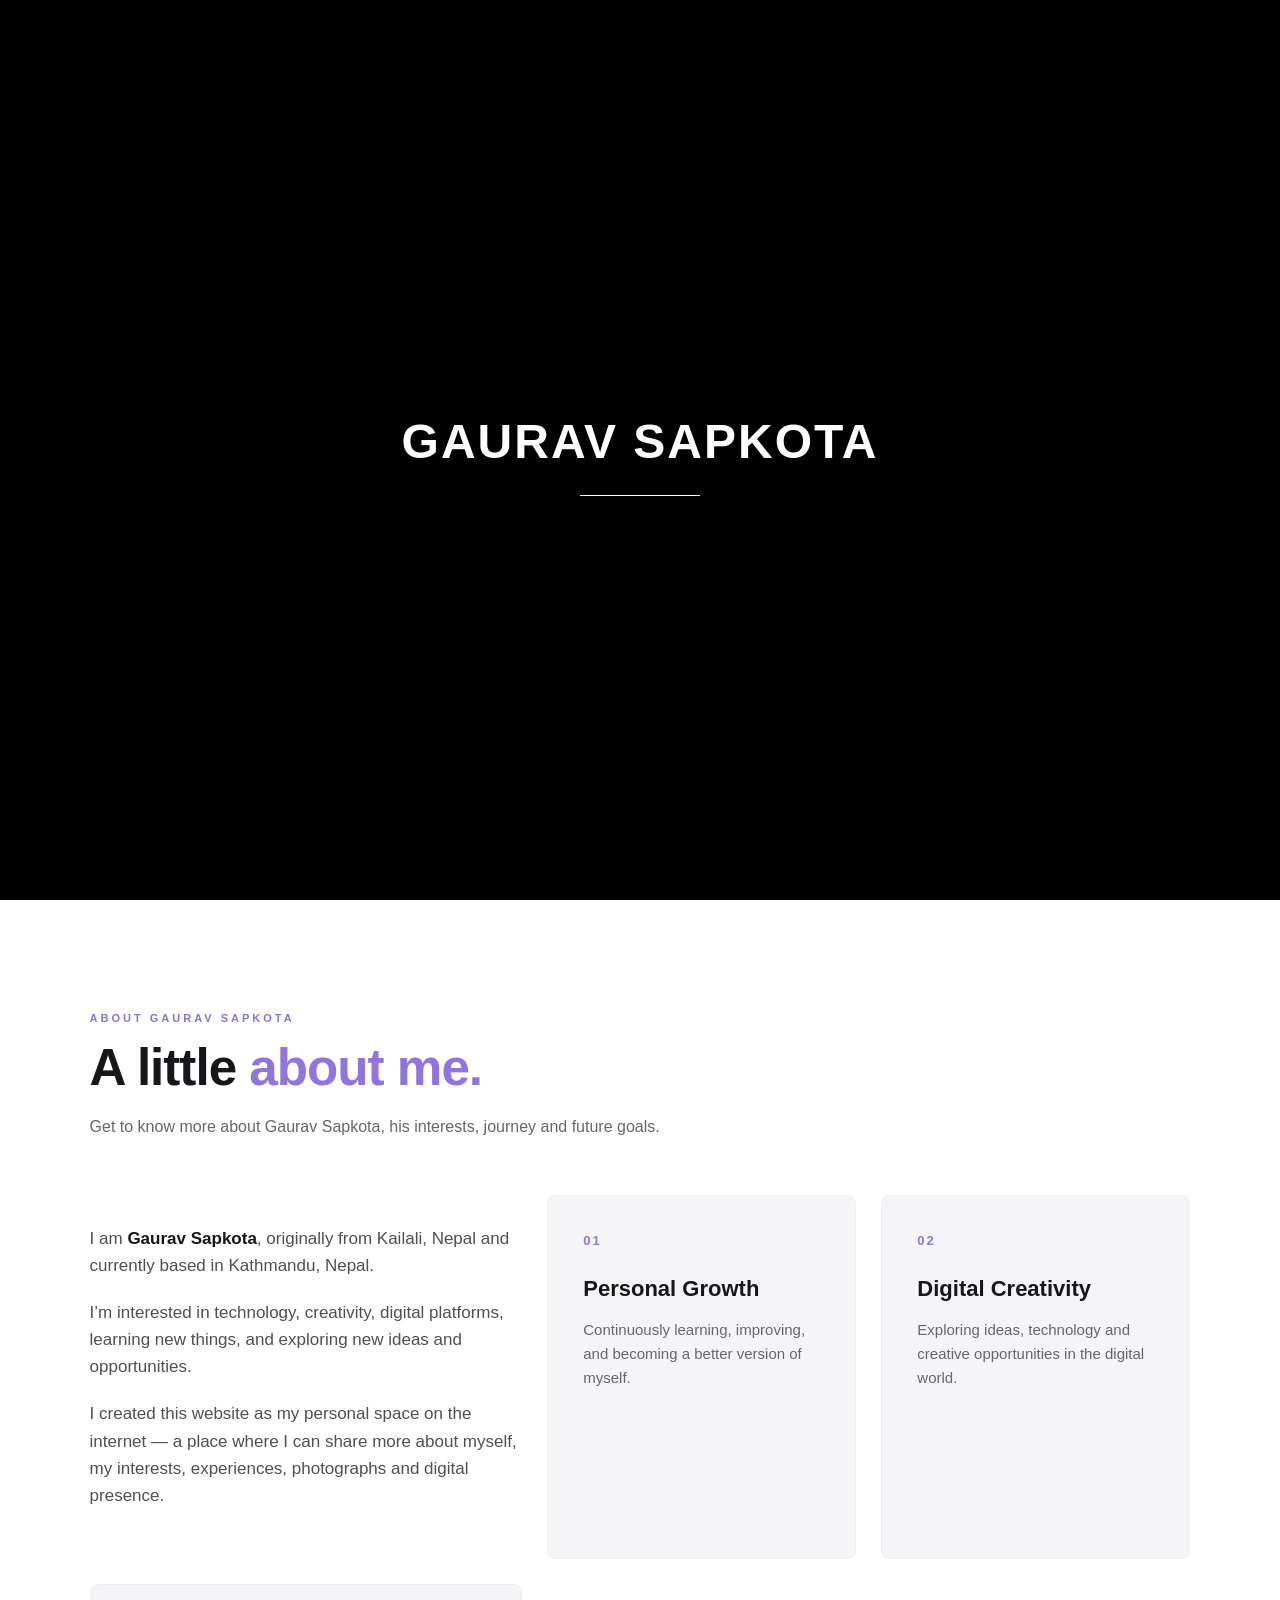
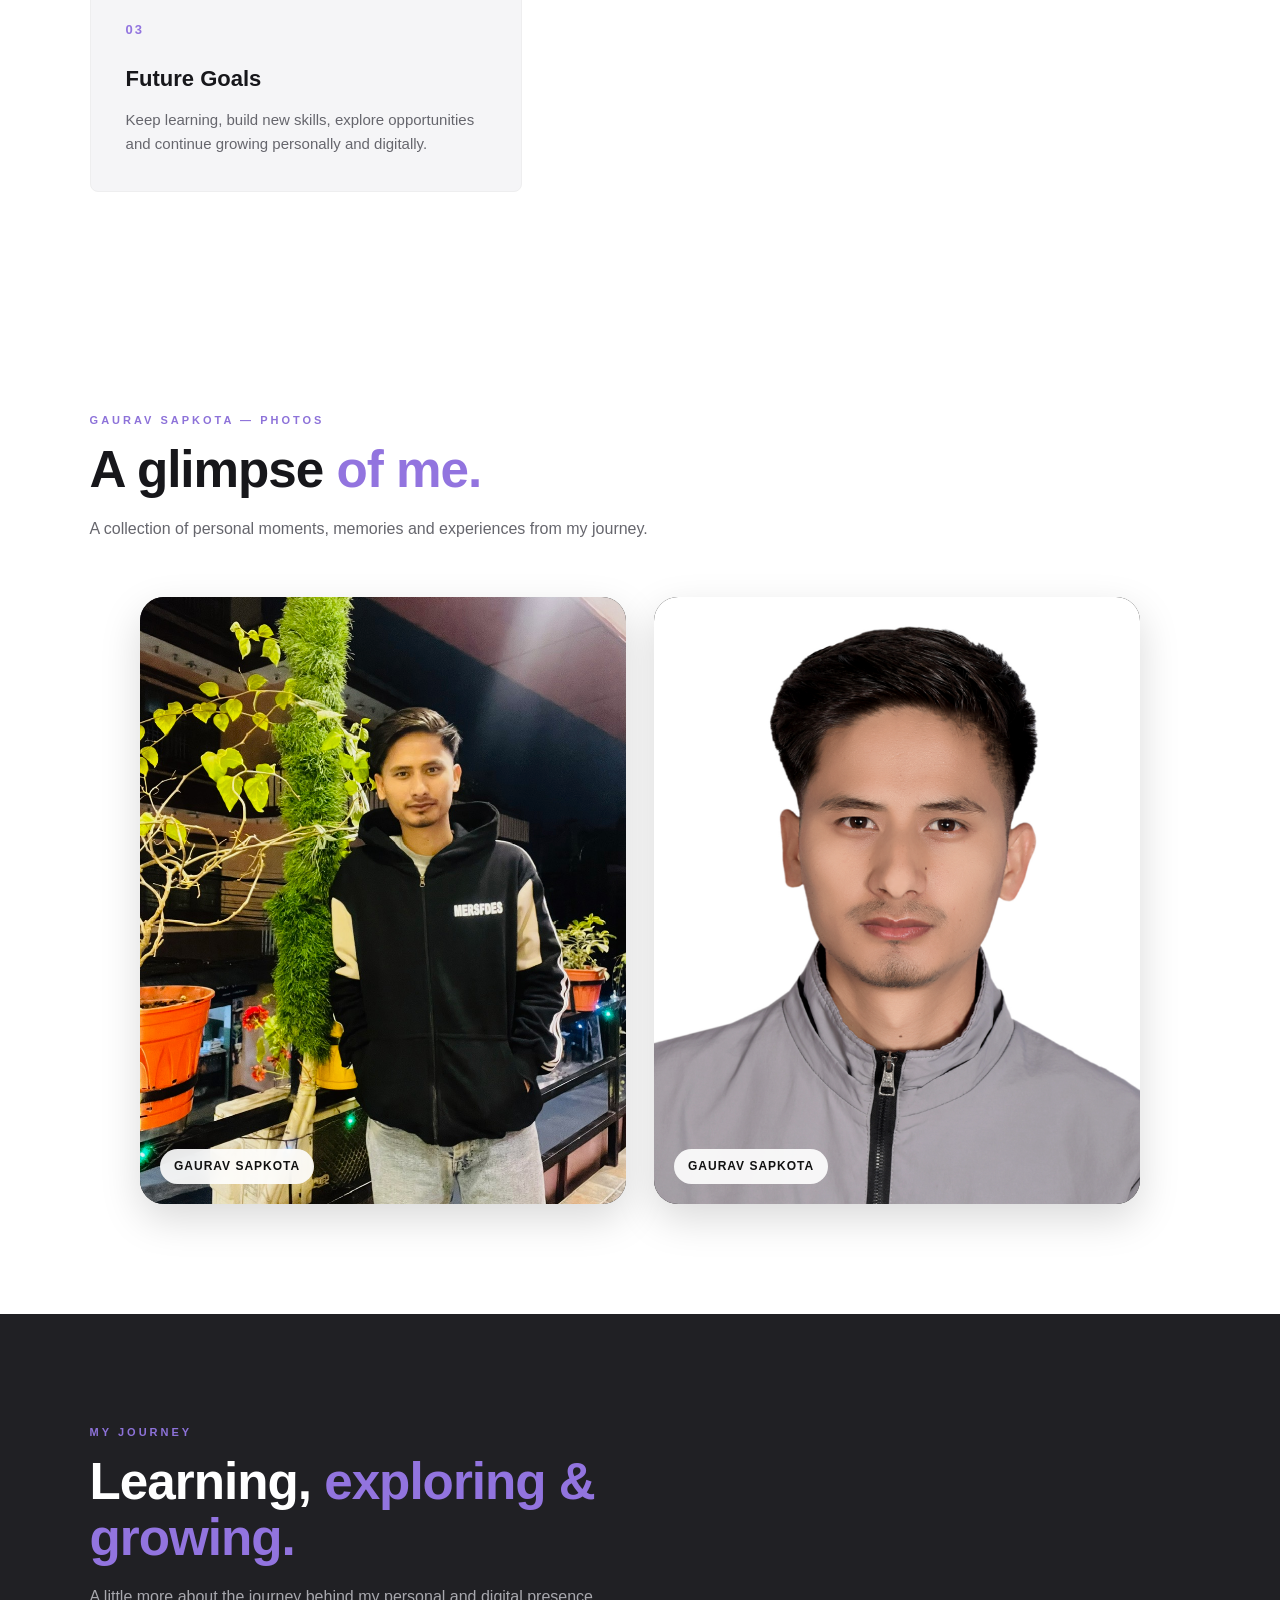
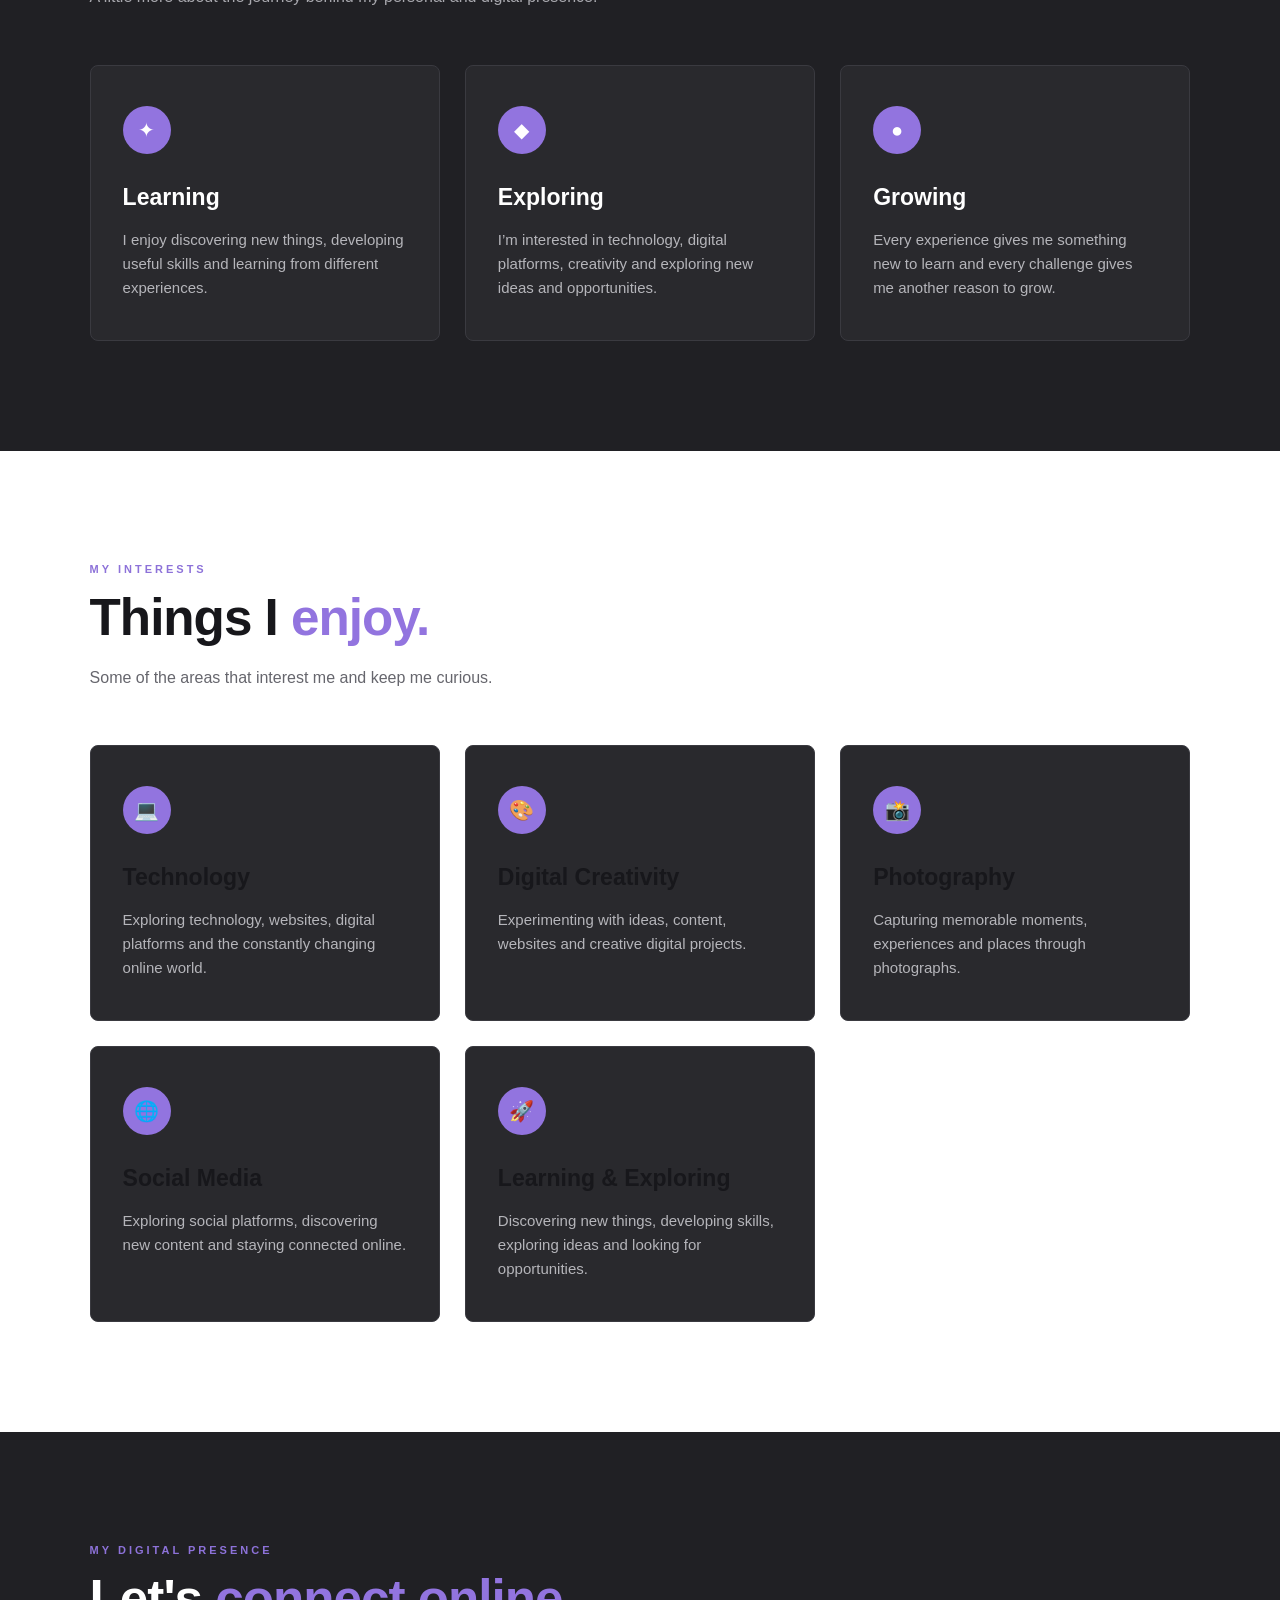
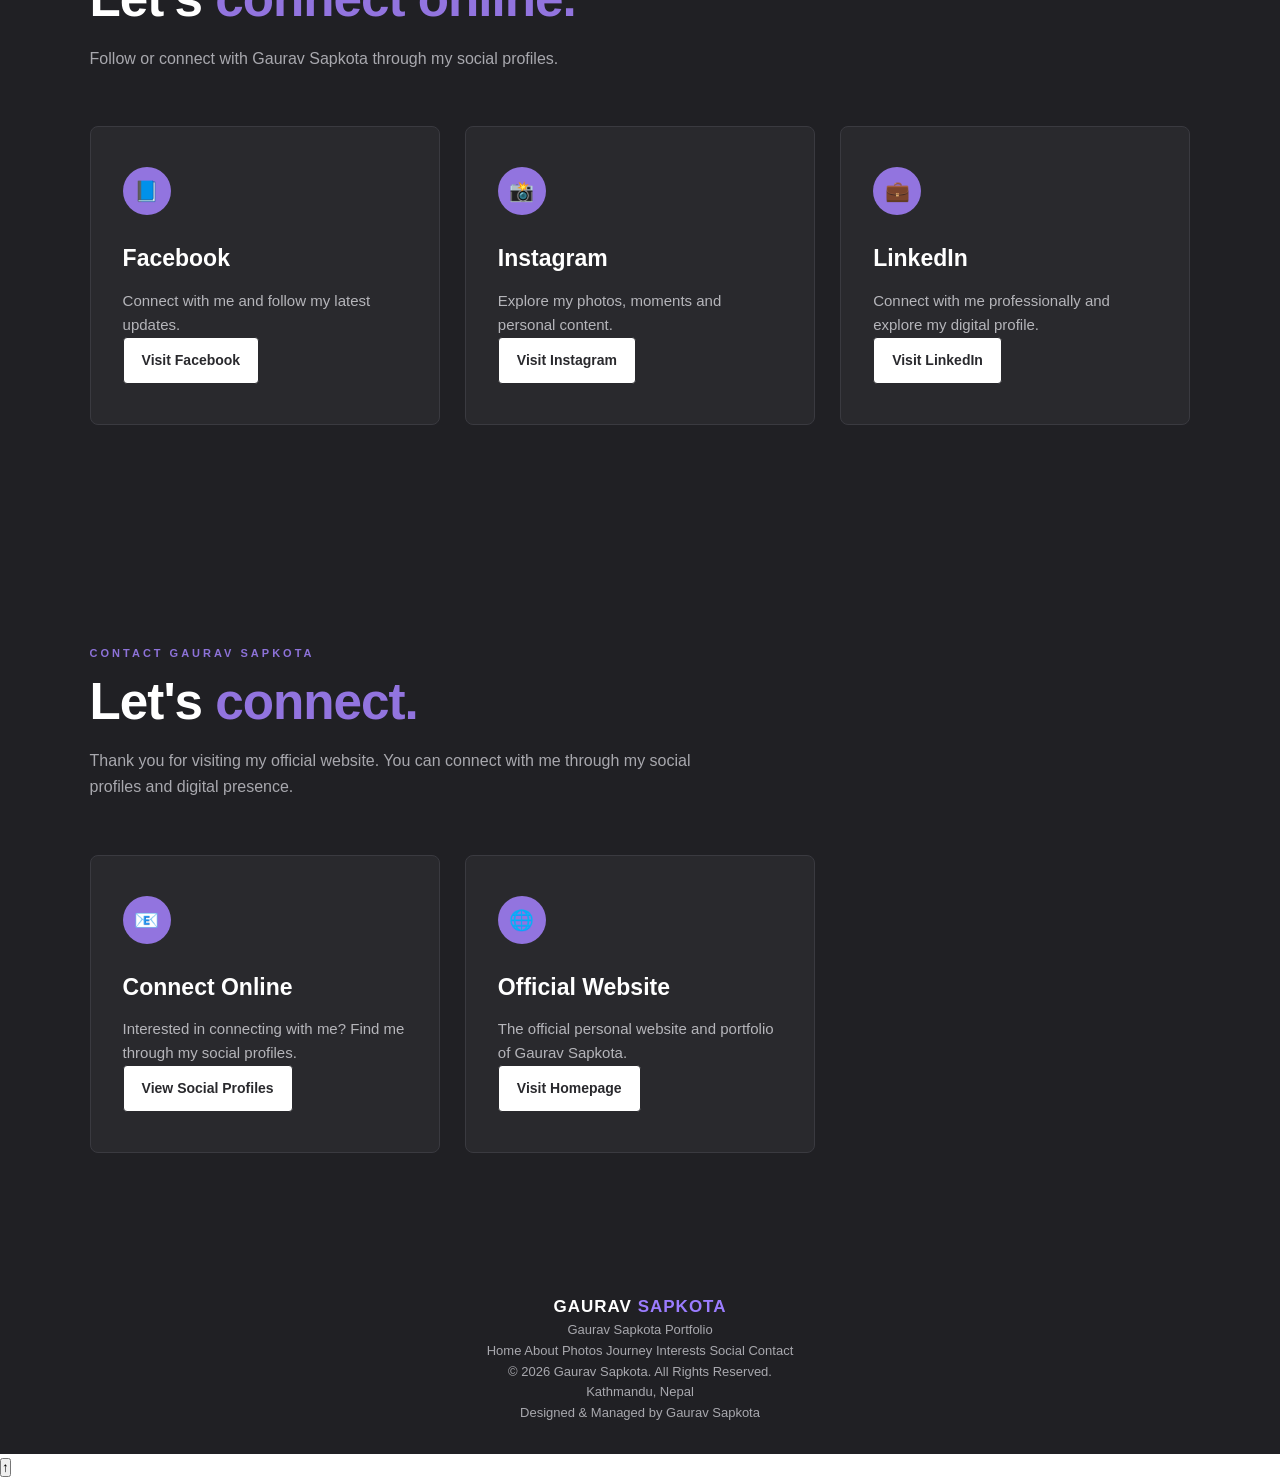
<file: index.html>
<!DOCTYPE html>
<html lang="en">
<head>
<meta charset="UTF-8">
<meta name="viewport" content="width=device-width, initial-scale=1.0">
<title>Gaurav Sapkota | Official Website & Portfolio</title>
<meta name="description" content="Gaurav Sapkota — official personal website and portfolio, based in Kathmandu, Nepal. Explore his profile, journey, interests, photos and digital presence.">
<meta name="author" content="Gaurav Sapkota">
<meta name="robots" content="index, follow, max-image-preview:large, max-snippet:-1, max-video-preview:-1">
<meta name="googlebot" content="index, follow, max-image-preview:large, max-snippet:-1, max-video-preview:-1">
<link rel="canonical" href="https://gaurav-sapkota.com.np/">

<!-- FAVICON -->
<link rel="icon" type="image/png" sizes="32x32" href="/favicon.png?v=3">
<link rel="icon" type="image/png" sizes="16x16" href="/favicon.png?v=3">
<link rel="apple-touch-icon" sizes="180x180" href="/favicon.png?v=3">

<meta property="og:type" content="website">
<meta property="og:title" content="Gaurav Sapkota | Official Website & Portfolio">
<meta property="og:description" content="Official personal website and portfolio of Gaurav Sapkota, based in Kathmandu, Nepal.">
<meta property="og:url" content="https://gaurav-sapkota.com.np/">
<meta property="og:site_name" content="Gaurav Sapkota">
<meta property="og:image" content="https://gaurav-sapkota.com.np/black-white.jpg">
<meta property="og:image:alt" content="Gaurav Sapkota">

<meta name="twitter:card" content="summary_large_image">
<meta name="twitter:title" content="Gaurav Sapkota | Official Website & Portfolio">
<meta name="twitter:description" content="Official personal website and portfolio of Gaurav Sapkota, based in Kathmandu, Nepal.">
<meta name="twitter:image" content="https://gaurav-sapkota.com.np/black-white.jpg">

<meta name="theme-color" content="#000000">
<meta name="application-name" content="Gaurav Sapkota">
<meta name="apple-mobile-web-app-title" content="Gaurav Sapkota">

<script type="application/ld+json">
{
"@context":"https://schema.org",
"@graph":[
{"@type":"WebSite","@id":"https://gaurav-sapkota.com.np/#website","url":"https://gaurav-sapkota.com.np/","name":"Gaurav Sapkota","alternateName":"Gaurav Sapkota Official Website","description":"Official personal website and portfolio of Gaurav Sapkota, based in Kathmandu, Nepal.","inLanguage":"en"},
{"@type":"ProfilePage","@id":"https://gaurav-sapkota.com.np/#profile","url":"https://gaurav-sapkota.com.np/","name":"Gaurav Sapkota | Official Website & Portfolio","description":"Official personal website and portfolio of Gaurav Sapkota, based in Kathmandu, Nepal.","isPartOf":{"@id":"https://gaurav-sapkota.com.np/#website"},"mainEntity":{"@id":"https://gaurav-sapkota.com.np/#person"}},
{"@type":"Person","@id":"https://gaurav-sapkota.com.np/#person","name":"Gaurav Sapkota","givenName":"Gaurav","familyName":"Sapkota","url":"https://gaurav-sapkota.com.np/","image":["https://gaurav-sapkota.com.np/IMG_20260812_214508.png","https://gaurav-sapkota.com.np/black-white.jpg","https://gaurav-sapkota.com.np/DSC_9480.JPG"],"description":"Gaurav Sapkota, originally from Kailali, Nepal and currently based in Kathmandu, Nepal. This is his official personal website and digital portfolio.","homeLocation":{"@type":"Place","name":"Kathmandu, Nepal"},"sameAs":["https://www.instagram.com/gsapkota267","https://www.facebook.com/gsapkota267","https://www.linkedin.com/in/gaurav-sapkota-aa4a2626a"]}
]
}
</script>

<link rel="stylesheet" href="style.css">

<style>
.photo-gallery{display:grid;grid-template-columns:repeat(2,1fr);gap:28px;max-width:1000px;margin:50px auto 0}
.gallery-photo{position:relative;overflow:hidden;border-radius:24px;background:#111;aspect-ratio:4/5;box-shadow:0 15px 40px rgba(0,0,0,.15)}
.gallery-photo img{width:100%;height:100%;display:block;object-fit:cover;transition:transform .6s ease,filter .6s ease}
.gallery-photo:hover img{transform:scale(1.06);filter:brightness(1.05)}
.gallery-photo::after{content:"";position:absolute;inset:0;background:linear-gradient(to top,rgba(0,0,0,.35),transparent 45%);opacity:0;transition:opacity .4s ease;pointer-events:none}
.gallery-photo:hover::after{opacity:1}
.photo-label{position:absolute;left:20px;bottom:20px;z-index:2;padding:8px 14px;border-radius:50px;background:rgba(255,255,255,.9);color:#111;font-size:12px;font-weight:700;letter-spacing:1px;text-transform:uppercase;backdrop-filter:blur(10px)}
@media(max-width:700px){.photo-gallery{grid-template-columns:1fr;gap:20px;margin-top:35px}.gallery-photo{aspect-ratio:4/5;border-radius:20px}}
</style>
</head>

<body>

<div id="page-loader">
<div class="loader-circle"></div>
<div class="loader-content">
<div class="loader-logo">GAURAV SAPKOTA</div>
<div class="loader-line"></div>
</div>
</div>

<header class="header">
<a href="#home" class="logo" aria-label="Gaurav Sapkota official website">GAURAV<span> SAPKOTA</span></a>
<button class="menu-btn" type="button" aria-label="Open navigation menu" aria-expanded="false" aria-controls="main-navigation">☰</button>
<nav class="nav" id="main-navigation" aria-label="Main navigation">
<a href="#home">Home</a>
<a href="#about">About</a>
<a href="#photos">Photos</a>
<a href="#journey">Journey</a>
<a href="#interests">Interests</a>
<a href="#social">Social</a>
<a href="#contact">Contact</a>
</nav>
</header>

<main>

<section id="home" class="hero" aria-labelledby="main-title">
<div class="hero-photo-wrapper">
<img src="IMG_20260812_214508.png" alt="Gaurav Sapkota profile photo" class="profile-photo" width="600" height="600" loading="eager" fetchpriority="high">
</div>
<div class="hero-content">
<p class="eyebrow">WELCOME TO MY OFFICIAL WEBSITE</p>
<h1 id="main-title">Gaurav Sapkota</h1>
<p class="hero-subtitle">Personal Website • Portfolio • Digital Presence</p>
<p class="hero-text">Welcome to the official website of <strong>Gaurav Sapkota</strong>, currently based in Kathmandu, Nepal. This is my personal space on the web where I share my journey, interests, experiences, photographs, and digital presence.</p>
<div class="buttons">
<a class="btn primary" href="#contact">Get In Touch</a>
<a class="btn secondary" href="#about">Learn More</a>
</div>
</div>
</section>

<section id="about" class="section" aria-labelledby="about-title">
<div class="section-heading">
<p class="eyebrow">ABOUT GAURAV SAPKOTA</p>
<h2 id="about-title">A little <span>about me.</span></h2>
<p>Get to know more about Gaurav Sapkota, his interests, journey and future goals.</p>
</div>
<div class="about-grid">
<div class="about-text">
<p>I am <strong>Gaurav Sapkota</strong>, originally from Kailali, Nepal and currently based in Kathmandu, Nepal.</p>
<p>I’m interested in technology, creativity, digital platforms, learning new things, and exploring new ideas and opportunities.</p>
<p>I created this website as my personal space on the internet — a place where I can share more about myself, my interests, experiences, photographs and digital presence.</p>
</div>
<div class="feature-card">
<strong>01</strong>
<h3>Personal Growth</h3>
<p>Continuously learning, improving, and becoming a better version of myself.</p>
</div>
<div class="feature-card">
<strong>02</strong>
<h3>Digital Creativity</h3>
<p>Exploring ideas, technology and creative opportunities in the digital world.</p>
</div>
<div class="feature-card">
<strong>03</strong>
<h3>Future Goals</h3>
<p>Keep learning, build new skills, explore opportunities and continue growing personally and digitally.</p>
</div>
</div>
</section>

<section id="photos" class="section" aria-labelledby="photos-title">
<div class="section-heading">
<p class="eyebrow">GAURAV SAPKOTA — PHOTOS</p>
<h2 id="photos-title">A glimpse <span>of me.</span></h2>
<p>A collection of personal moments, memories and experiences from my journey.</p>
</div>
<div class="photo-gallery">
<div class="gallery-photo">
<img src="IMG_0473.jpg" alt="Gaurav Sapkota" width="800" height="1000" loading="lazy">
<div class="photo-label">Gaurav Sapkota</div>
</div>
<div class="gallery-photo">
<img src="DSC_9480.JPG" alt="Gaurav Sapkota" width="800" height="1000" loading="lazy">
<div class="photo-label">Gaurav Sapkota</div>
</div>
</div>
</section>

<section id="journey" class="section dark" aria-labelledby="journey-title">
<div class="section-heading">
<p class="eyebrow">MY JOURNEY</p>
<h2 id="journey-title">Learning, <span>exploring & growing.</span></h2>
<p>A little more about the journey behind my personal and digital presence.</p>
</div>
<div class="cards">

<article class="card">
<div class="icon">✦</div>
<h3>Learning</h3>
<p>I enjoy discovering new things, developing useful skills and learning from different experiences.</p>
</article>

<article class="card">
<div class="icon">◆</div>
<h3>Exploring</h3>
<p>I’m interested in technology, digital platforms, creativity and exploring new ideas and opportunities.</p>
</article>

<article class="card">
<div class="icon">●</div>
<h3>Growing</h3>
<p>Every experience gives me something new to learn and every challenge gives me another reason to grow.</p>
</article>

</div>
</section>

<section id="interests" class="section" aria-labelledby="interests-title">
<div class="section-heading">
<p class="eyebrow">MY INTERESTS</p>
<h2 id="interests-title">Things I <span>enjoy.</span></h2>
<p>Some of the areas that interest me and keep me curious.</p>
</div>
<div class="cards">

<article class="card">
<div class="icon">💻</div>
<h3>Technology</h3>
<p>Exploring technology, websites, digital platforms and the constantly changing online world.</p>
</article>

<article class="card">
<div class="icon">🎨</div>
<h3>Digital Creativity</h3>
<p>Experimenting with ideas, content, websites and creative digital projects.</p>
</article>

<article class="card">
<div class="icon">📸</div>
<h3>Photography</h3>
<p>Capturing memorable moments, experiences and places through photographs.</p>
</article>

<article class="card">
<div class="icon">🌐</div>
<h3>Social Media</h3>
<p>Exploring social platforms, discovering new content and staying connected online.</p>
</article>

<article class="card">
<div class="icon">🚀</div>
<h3>Learning & Exploring</h3>
<p>Discovering new things, developing skills, exploring ideas and looking for opportunities.</p>
</article>

</div>
</section>

<section id="social" class="section dark" aria-labelledby="social-title">
<div class="section-heading">
<p class="eyebrow">MY DIGITAL PRESENCE</p>
<h2 id="social-title">Let's <span>connect online.</span></h2>
<p>Follow or connect with Gaurav Sapkota through my social profiles.</p>
</div>
<div class="cards">

<article class="card">
<div class="icon">📘</div>
<h3>Facebook</h3>
<p>Connect with me and follow my latest updates.</p>
<a class="contact-btn" href="https://www.facebook.com/gsapkota267" target="_blank" rel="noopener noreferrer">Visit Facebook</a>
</article>

<article class="card">
<div class="icon">📸</div>
<h3>Instagram</h3>
<p>Explore my photos, moments and personal content.</p>
<a class="contact-btn" href="https://www.instagram.com/gsapkota267" target="_blank" rel="noopener noreferrer">Visit Instagram</a>
</article>

<article class="card">
<div class="icon">💼</div>
<h3>LinkedIn</h3>
<p>Connect with me professionally and explore my digital profile.</p>
<a class="contact-btn" href="https://www.linkedin.com/in/gaurav-sapkota-aa4a2626a" target="_blank" rel="noopener noreferrer">Visit LinkedIn</a>
</article>

</div>
</section>

<section id="contact" class="section dark" aria-labelledby="contact-title">
<div class="section-heading">
<p class="eyebrow">CONTACT GAURAV SAPKOTA</p>
<h2 id="contact-title">Let's <span>connect.</span></h2>
<p>Thank you for visiting my official website. You can connect with me through my social profiles and digital presence.</p>
</div>
<div class="cards">

<article class="card">
<div class="icon">📧</div>
<h3>Connect Online</h3>
<p>Interested in connecting with me? Find me through my social profiles.</p>
<a class="contact-btn" href="#social">View Social Profiles</a>
</article>

<article class="card">
<div class="icon">🌐</div>
<h3>Official Website</h3>
<p>The official personal website and portfolio of Gaurav Sapkota.</p>
<a class="contact-btn" href="https://gaurav-sapkota.com.np/">Visit Homepage</a>
</article>

</div>
</section>

</main>

<footer class="footer">
<div class="footer-content">
<div class="footer-brand">
<a href="#home" class="logo" aria-label="Gaurav Sapkota official website">GAURAV<span> SAPKOTA</span></a>
<p>Gaurav Sapkota Portfolio</p>
</div>

<div class="footer-links">
<a href="#home">Home</a>
<a href="#about">About</a>
<a href="#photos">Photos</a>
<a href="#journey">Journey</a>
<a href="#interests">Interests</a>
<a href="#social">Social</a>
<a href="#contact">Contact</a>
</div>
</div>

<div class="footer-bottom">
<p>© 2026 Gaurav Sapkota. All Rights Reserved.</p>
<p>Kathmandu, Nepal</p>
<p>Designed &amp; Managed by Gaurav Sapkota</p>
</div>
</footer>

<button id="back-to-top" type="button" aria-label="Back to top">↑</button>

<script src="script.js"></script>

</body>
</html>
</file>
<file: style.css>
/* =========================================================
   GAURAV SAPKOTA — COMPLETE RESPONSIVE STYLE.CSS
   UPDATED MOBILE POP-UP MENU
========================================================= */


/* =========================================================
   RESET
========================================================= */

* {
  margin: 0;
  padding: 0;
  box-sizing: border-box;
}

html {
  scroll-behavior: smooth;
  scroll-padding-top: 80px;
}

body {
  font-family: Arial, Helvetica, sans-serif;
  color: #17171b;
  background: #ffffff;
  line-height: 1.6;
  overflow-x: hidden;
}

a {
  text-decoration: none;
  color: inherit;
}

img {
  max-width: 100%;
  display: block;
}

button {
  font-family: inherit;
}


/* =========================================================
   OPENING LOADER
========================================================= */

#page-loader {
  position: fixed;
  inset: 0;
  width: 100%;
  height: 100vh;

  background: #000000;
  color: #ffffff;

  z-index: 999999;

  display: flex;
  align-items: center;
  justify-content: center;

  opacity: 1;
  visibility: visible;

  transition:
    opacity 1s ease,
    visibility 1s ease;
}

#page-loader.hide {
  opacity: 0;
  visibility: hidden;
  pointer-events: none;
}

.loader-content {
  text-align: center;
}

.loader-logo {
  color: #ffffff;

  font-size: clamp(24px, 7vw, 48px);
  font-weight: 700;

  letter-spacing: 2px;

  opacity: 0;
  transform: translateY(25px);

  animation: loaderName 1s ease 0.3s forwards;
}

.loader-line {
  width: 0;
  height: 1px;

  margin: 15px auto 0;

  background: #ffffff;

  animation: loaderLine 1s ease 1.1s forwards;
}

.loader-circle {
  position: absolute;

  width: 1px;
  height: 1px;

  border-radius: 50%;

  background: #ffffff;

  opacity: 0;

  animation: loaderCircle 1.5s ease 1.8s forwards;
}

@keyframes loaderName {
  from {
    opacity: 0;
    transform: translateY(25px);
  }

  to {
    opacity: 1;
    transform: translateY(0);
  }
}

@keyframes loaderLine {
  from {
    width: 0;
  }

  to {
    width: 120px;
  }
}

@keyframes loaderCircle {
  0% {
    width: 1px;
    height: 1px;
    opacity: 0;
  }

  40% {
    opacity: 0.08;
  }

  100% {
    width: 500px;
    height: 500px;
    opacity: 0;
  }
}


/* =========================================================
   HEADER
========================================================= */

.header {
  min-height: 72px;
  padding: 0 6%;

  background: #29292d;

  display: flex;
  align-items: center;
  justify-content: space-between;

  position: sticky;
  top: 0;

  z-index: 1000;

  box-shadow: 0 4px 20px rgba(0, 0, 0, 0.08);

  transition:
    background 0.3s ease,
    box-shadow 0.3s ease;
}

.header.scrolled {
  background: #202024;
  box-shadow: 0 8px 25px rgba(0, 0, 0, 0.18);
}

.logo {
  color: #ffffff;

  font-size: 17px;
  font-weight: 800;

  letter-spacing: 1px;

  white-space: nowrap;
}

.logo span {
  color: #9b7cff;
}


/* =========================================================
   DESKTOP NAVIGATION
========================================================= */

.nav {
  display: flex;
  align-items: center;
  gap: 30px;
}

.nav a {
  position: relative;

  color: #ffffff;

  font-size: 15px;

  transition:
    color 0.3s ease,
    transform 0.3s ease;
}

.nav a::after {
  content: "";

  position: absolute;

  left: 0;
  bottom: -7px;

  width: 0;
  height: 2px;

  background: #9b7cff;

  transition: width 0.3s ease;
}

.nav a:hover {
  color: #9b7cff;
  transform: translateY(-1px);
}

.nav a:hover::after,
.nav a.active::after {
  width: 100%;
}

.nav a.active {
  color: #9b7cff;
}


/* =========================================================
   MENU BUTTON
========================================================= */

.menu-btn {
  display: none;

  border: none;
  background: transparent;

  color: #ffffff;

  font-size: 27px;

  cursor: pointer;

  padding: 5px;

  line-height: 1;

  transition:
    color 0.3s ease,
    transform 0.3s ease;
}

.menu-btn:hover {
  color: #9b7cff;
}

.menu-btn:active {
  transform: scale(0.9);
}


/* =========================================================
   HERO
========================================================= */

.hero {
  min-height: calc(100vh - 72px);

  padding: 80px 7%;

  display: grid;

  grid-template-columns:
    minmax(280px, 1fr)
    minmax(280px, 1fr);

  align-items: center;

  gap: 70px;

  overflow: hidden;
}

.hero-photo-wrapper {
  opacity: 0;
  transform: translateX(-40px);

  animation:
    heroPhotoIn 1s ease 2.5s forwards;
}

.profile-photo {
  width: 100%;
  max-width: 560px;

  height: auto;
  max-height: 700px;

  object-fit: cover;

  margin: 0 auto;

  border-radius: 8px;

  box-shadow:
    0 25px 60px rgba(0, 0, 0, 0.12);

  transition:
    transform 0.5s ease,
    box-shadow 0.5s ease;
}

.profile-photo:hover {
  transform: translateY(-8px);

  box-shadow:
    0 35px 70px rgba(0, 0, 0, 0.16);
}

.hero-content {
  max-width: 550px;

  opacity: 0;
  transform: translateX(40px);

  animation:
    heroContentIn 1s ease 2.7s forwards;
}

.eyebrow {
  color: #8d72d9;

  font-size: 11px;
  font-weight: 700;

  letter-spacing: 3px;

  margin-bottom: 18px;
}

.hero h1 {
  font-size: clamp(42px, 5vw, 72px);

  line-height: 1.02;

  letter-spacing: -2px;

  margin-bottom: 25px;
}

.hero h1 span,
.section-heading h2 span {
  color: #9274df;
}

.hero-subtitle {
  color: #333338;

  font-size: 18px;
  font-weight: 600;

  margin-bottom: 10px;
}

.hero-text {
  color: #66666d;

  max-width: 480px;

  font-size: 16px;

  margin-bottom: 30px;
}


/* =========================================================
   HERO BUTTONS
========================================================= */

.buttons {
  display: flex;

  gap: 12px;

  flex-wrap: wrap;
}

.btn {
  display: inline-flex;

  align-items: center;
  justify-content: center;

  min-height: 48px;

  padding: 12px 24px;

  border-radius: 4px;

  font-size: 14px;
  font-weight: 700;

  transition:
    transform 0.3s ease,
    box-shadow 0.3s ease,
    background 0.3s ease,
    color 0.3s ease;
}

.btn:hover {
  transform: translateY(-3px);
}

.btn.primary {
  background: #29292d;
  color: #ffffff;

  box-shadow:
    0 10px 25px rgba(0, 0, 0, 0.12);
}

.btn.primary:hover {
  background: #9274df;

  box-shadow:
    0 15px 30px rgba(146, 116, 223, 0.25);
}

.btn.secondary {
  border: 1px solid #29292d;
  color: #29292d;

  background: transparent;
}

.btn.secondary:hover {
  background: #29292d;
  color: #ffffff;
}


/* =========================================================
   SECTIONS
========================================================= */

.section {
  padding: 110px 7%;

  position: relative;
}

.section-heading {
  max-width: 700px;

  margin-bottom: 55px;
}

.section-heading .eyebrow {
  margin-bottom: 12px;
}

.section-heading h2 {
  font-size: clamp(34px, 4vw, 55px);

  line-height: 1.1;

  letter-spacing: -1px;

  margin-bottom: 18px;
}

.section-heading > p:last-child {
  color: #66666d;

  font-size: 16px;

  max-width: 650px;
}


/* =========================================================
   ABOUT
========================================================= */

.about-grid {
  display: grid;

  grid-template-columns:
    1.4fr
    1fr
    1fr;

  gap: 25px;

  align-items: stretch;
}

.about-text {
  padding: 30px 0;

  font-size: 17px;

  color: #4f4f55;
}

.about-text p {
  margin-bottom: 20px;
}

.about-text strong {
  color: #17171b;
}

.feature-card {
  padding: 35px;

  background: #f5f5f7;

  border-radius: 8px;

  border: 1px solid #eeeeef;

  transition:
    transform 0.3s ease,
    box-shadow 0.3s ease;
}

.feature-card:hover {
  transform: translateY(-7px);

  box-shadow:
    0 20px 40px rgba(0, 0, 0, 0.08);
}

.feature-card > strong {
  display: block;

  color: #9274df;

  font-size: 13px;

  letter-spacing: 2px;

  margin-bottom: 20px;
}

.feature-card h3 {
  font-size: 22px;

  margin-bottom: 12px;
}

.feature-card p {
  color: #66666d;

  font-size: 15px;
}


/* =========================================================
   DARK SECTION
========================================================= */

.section.dark {
  background: #202024;

  color: #ffffff;
}

.section.dark .section-heading > p:last-child {
  color: #a8a8ae;
}


/* =========================================================
   SERVICE CARDS
========================================================= */

.cards {
  display: grid;

  grid-template-columns:
    repeat(3, 1fr);

  gap: 25px;
}

.card {
  padding: 40px 32px;

  background: #29292d;

  border: 1px solid #3a3a40;

  border-radius: 8px;

  transition:
    transform 0.3s ease,
    border-color 0.3s ease,
    box-shadow 0.3s ease;
}

.card:hover {
  transform: translateY(-8px);

  border-color: #9274df;

  box-shadow:
    0 20px 45px rgba(0, 0, 0, 0.25);
}

.icon {
  width: 48px;
  height: 48px;

  display: flex;

  align-items: center;
  justify-content: center;

  margin-bottom: 25px;

  border-radius: 50%;

  background: #9274df;

  color: #ffffff;

  font-size: 20px;
}

.card h3 {
  font-size: 23px;

  margin-bottom: 12px;
}

.card p {
  color: #b5b5ba;

  font-size: 15px;
}


/* =========================================================
   CONTACT
========================================================= */

.contact {
  background: #ffffff;
}

.contact-box {
  max-width: 900px;

  display: grid;

  grid-template-columns:
    repeat(2, 1fr);

  gap: 18px;

  margin-bottom: 40px;
}

.contact-item {
  display: flex;

  align-items: center;

  gap: 18px;

  padding: 22px;

  background: #f7f7f8;

  border: 1px solid #eeeeef;

  border-radius: 8px;

  transition:
    transform 0.3s ease,
    box-shadow 0.3s ease;
}

.contact-item:hover {
  transform: translateY(-4px);

  box-shadow:
    0 15px 30px rgba(0, 0, 0, 0.07);
}

.contact-icon {
  width: 45px;
  height: 45px;

  min-width: 45px;

  display: flex;

  align-items: center;
  justify-content: center;

  background: #29292d;

  color: #ffffff;

  border-radius: 50%;

  font-size: 19px;
}

.contact-item small {
  display: block;

  color: #9274df;

  font-size: 10px;

  font-weight: 700;

  letter-spacing: 2px;

  margin-bottom: 3px;
}

.contact-item h3 {
  font-size: 17px;
}

.contact-item a {
  color: #333338;

  font-size: 15px;

  word-break: break-word;

  transition: color 0.3s ease;
}

.contact-item a:hover {
  color: #9274df;
}


/* =========================================================
   CONTACT BUTTONS
========================================================= */

.contact-buttons {
  display: flex;

  flex-wrap: wrap;

  gap: 12px;
}

.contact-btn {
  display: inline-flex;

  align-items: center;
  justify-content: center;

  min-height: 45px;

  padding: 11px 18px;

  border: 1px solid #29292d;

  border-radius: 4px;

  color: #29292d;

  background: #ffffff;

  font-size: 14px;
  font-weight: 600;

  transition:
    transform 0.3s ease,
    background 0.3s ease,
    color 0.3s ease;
}

.contact-btn:hover {
  background: #29292d;

  color: #ffffff;

  transform: translateY(-3px);
}


/* =========================================================
   FOOTER
========================================================= */

footer {
  padding: 30px 7%;

  background: #202024;

  color: #a8a8ae;

  text-align: center;

  font-size: 13px;
}

footer span {
  color: #ffffff;
}


/* =========================================================
   ANIMATIONS
========================================================= */

@keyframes heroPhotoIn {
  from {
    opacity: 0;
    transform: translateX(-40px);
  }

  to {
    opacity: 1;
    transform: translateX(0);
  }
}

@keyframes heroContentIn {
  from {
    opacity: 0;
    transform: translateX(40px);
  }

  to {
    opacity: 1;
    transform: translateX(0);
  }
}


/* =========================================================
   TABLET
========================================================= */

@media (max-width: 900px) {

  .hero {
    grid-template-columns: 1fr;

    gap: 50px;

    padding-top: 60px;
  }

  .hero-photo-wrapper {
    order: 1;
  }

  .hero-content {
    order: 2;

    max-width: 700px;
  }

  .profile-photo {
    max-width: 500px;
  }

  .about-grid {
    grid-template-columns:
      1fr
      1fr;
  }

  .about-text {
    grid-column: 1 / -1;
  }

  .cards {
    grid-template-columns:
      1fr 1fr;
  }

  .contact-box {
    grid-template-columns:
      1fr;
  }
}


/* =========================================================
   MOBILE NAVIGATION — PROFESSIONAL POP-UP
========================================================= */

@media (max-width: 700px) {

  .header {
    min-height: 68px;

    padding: 0 5%;

    position: sticky;
    top: 0;

    z-index: 5000;
  }

  .logo {
    font-size: 15px;
  }

  /* -----------------------------------------
     HAMBURGER BUTTON
  ----------------------------------------- */

  .menu-btn {
    display: flex;

    align-items: center;
    justify-content: center;

    width: 46px;
    height: 46px;

    border-radius: 12px;

    background: rgba(255, 255, 255, 0.06);

    border: 1px solid rgba(255, 255, 255, 0.10);

    color: #ffffff;

    font-size: 27px;

    cursor: pointer;

    transition:
      background 0.3s ease,
      transform 0.3s ease,
      border-color 0.3s ease;
  }

  .menu-btn:hover {
    background: rgba(155, 124, 255, 0.15);

    border-color: rgba(155, 124, 255, 0.5);
  }

  .menu-btn:active {
    transform: scale(0.92);
  }


  /* -----------------------------------------
     POP-UP NAVIGATION PANEL
  ----------------------------------------- */

  .nav {
    position: fixed;

    top: 78px;

    right: 5%;

    left: auto;

    width: min(88%, 340px);

    padding: 12px;

    background:
      linear-gradient(
        145deg,
        #303035,
        #1f1f23
      );

    border: 1px solid rgba(255, 255, 255, 0.12);

    border-radius: 18px;

    display: flex;

    flex-direction: column;

    align-items: stretch;

    gap: 4px;

    opacity: 0;

    visibility: hidden;

    pointer-events: none;

    transform:
      translateY(-15px)
      scale(0.96);

    transform-origin: top right;

    transition:
      opacity 0.28s ease,
      visibility 0.28s ease,
      transform 0.28s ease;

    box-shadow:
      0 25px 70px rgba(0, 0, 0, 0.45),
      0 5px 20px rgba(0, 0, 0, 0.25);

    z-index: 6000;

    overflow: hidden;
  }


  /* -----------------------------------------
     OPEN STATE
     IMPORTANT:
     JS uses .active
  ----------------------------------------- */

  .nav.active {
    opacity: 1;

    visibility: visible;

    pointer-events: auto;

    transform:
      translateY(0)
      scale(1);
  }


  /* -----------------------------------------
     NAVIGATION LINKS
  ----------------------------------------- */

  .nav a {
    width: 100%;

    min-height: 52px;

    padding: 14px 16px;

    display: flex;

    align-items: center;

    border-radius: 11px;

    color: #ffffff;

    font-size: 16px;

    font-weight: 600;

    letter-spacing: 0.1px;

    position: relative;

    transition:
      background 0.25s ease,
      color 0.25s ease,
      padding-left 0.25s ease;
  }


  /* Remove desktop underline */

  .nav a::after {
    display: none;
  }


  /* Hover / touch appearance */

  .nav a:hover {
    background:
      rgba(155, 124, 255, 0.13);

    color: #b49cff;

    transform: none;

    padding-left: 21px;
  }


  /* Active link */

  .nav a.active {
    background:
      linear-gradient(
        90deg,
        rgba(155, 124, 255, 0.20),
        rgba(155, 124, 255, 0.05)
      );

    color: #b49cff;
  }


  /* -----------------------------------------
     SMALL PURPLE ACCENT
  ----------------------------------------- */

  .nav a.active::before {
    content: "";

    position: absolute;

    left: 0;

    top: 10px;
    bottom: 10px;

    width: 3px;

    border-radius: 10px;

    background: #9b7cff;
  }


  /* -----------------------------------------
     MENU DIVIDER EFFECT
  ----------------------------------------- */

  .nav a + a {
    border-top: 1px solid rgba(255, 255, 255, 0.045);
  }


  /* -----------------------------------------
     HERO
  ----------------------------------------- */

  .hero {
    min-height: auto;

    padding: 55px 5% 75px;

    gap: 45px;
  }

  .hero h1 {
    font-size: clamp(40px, 12vw, 60px);

    letter-spacing: -1.5px;
  }

  .hero-subtitle {
    font-size: 17px;
  }

  .hero-text {
    font-size: 15px;
  }


  /* -----------------------------------------
     SECTIONS
  ----------------------------------------- */

  .section {
    padding: 80px 5%;
  }

  .section-heading {
    margin-bottom: 40px;
  }

  .section-heading h2 {
    font-size: clamp(32px, 10vw, 48px);
  }


  /* -----------------------------------------
     ABOUT
  ----------------------------------------- */

  .about-grid {
    grid-template-columns: 1fr;
  }

  .about-text {
    grid-column: auto;

    padding: 10px 0;
  }


  /* -----------------------------------------
     CARDS
  ----------------------------------------- */

  .cards {
    grid-template-columns: 1fr;
  }


  /* -----------------------------------------
     CONTACT
  ----------------------------------------- */

  .contact-box {
    grid-template-columns: 1fr;
  }

  .contact-buttons {
    flex-direction: column;
  }

  .contact-btn {
    width: 100%;
  }


  /* -----------------------------------------
     FOOTER
  ----------------------------------------- */

  footer {
    padding: 25px 5%;
  }
}


/* =========================================================
   SMALL PHONES
========================================================= */

@media (max-width: 420px) {

  .logo {
    font-size: 13px;

    letter-spacing: 0.5px;
  }

  .menu-btn {
    width: 43px;
    height: 43px;

    font-size: 25px;

    border-radius: 11px;
  }

  .nav {
    top: 75px;

    right: 4%;

    width: 92%;

    border-radius: 16px;

    padding: 10px;
  }

  .nav a {
    min-height: 50px;

    font-size: 15px;

    padding: 13px 14px;
  }

  .hero {
    padding-top: 45px;
  }

  .hero h1 {
    font-size: 39px;

    letter-spacing: -1px;
  }

  .buttons {
    flex-direction: column;
  }

  .btn {
    width: 100%;
  }

  .feature-card {
    padding: 28px;
  }

  .card {
    padding: 32px 25px;
  }

  .contact-item {
    align-items: flex-start;

    padding: 18px;
  }

  .contact-icon {
    width: 40px;
    height: 40px;

    min-width: 40px;
  }
}


/* =========================================================
   ACCESSIBILITY
========================================================= */

@media (prefers-reduced-motion: reduce) {

  html {
    scroll-behavior: auto;
  }

  *,
  *::before,
  *::after {
    animation-duration: 0.01ms !important;

    animation-iteration-count: 1 !important;

    transition-duration: 0.01ms !important;
  }
}
</file>
